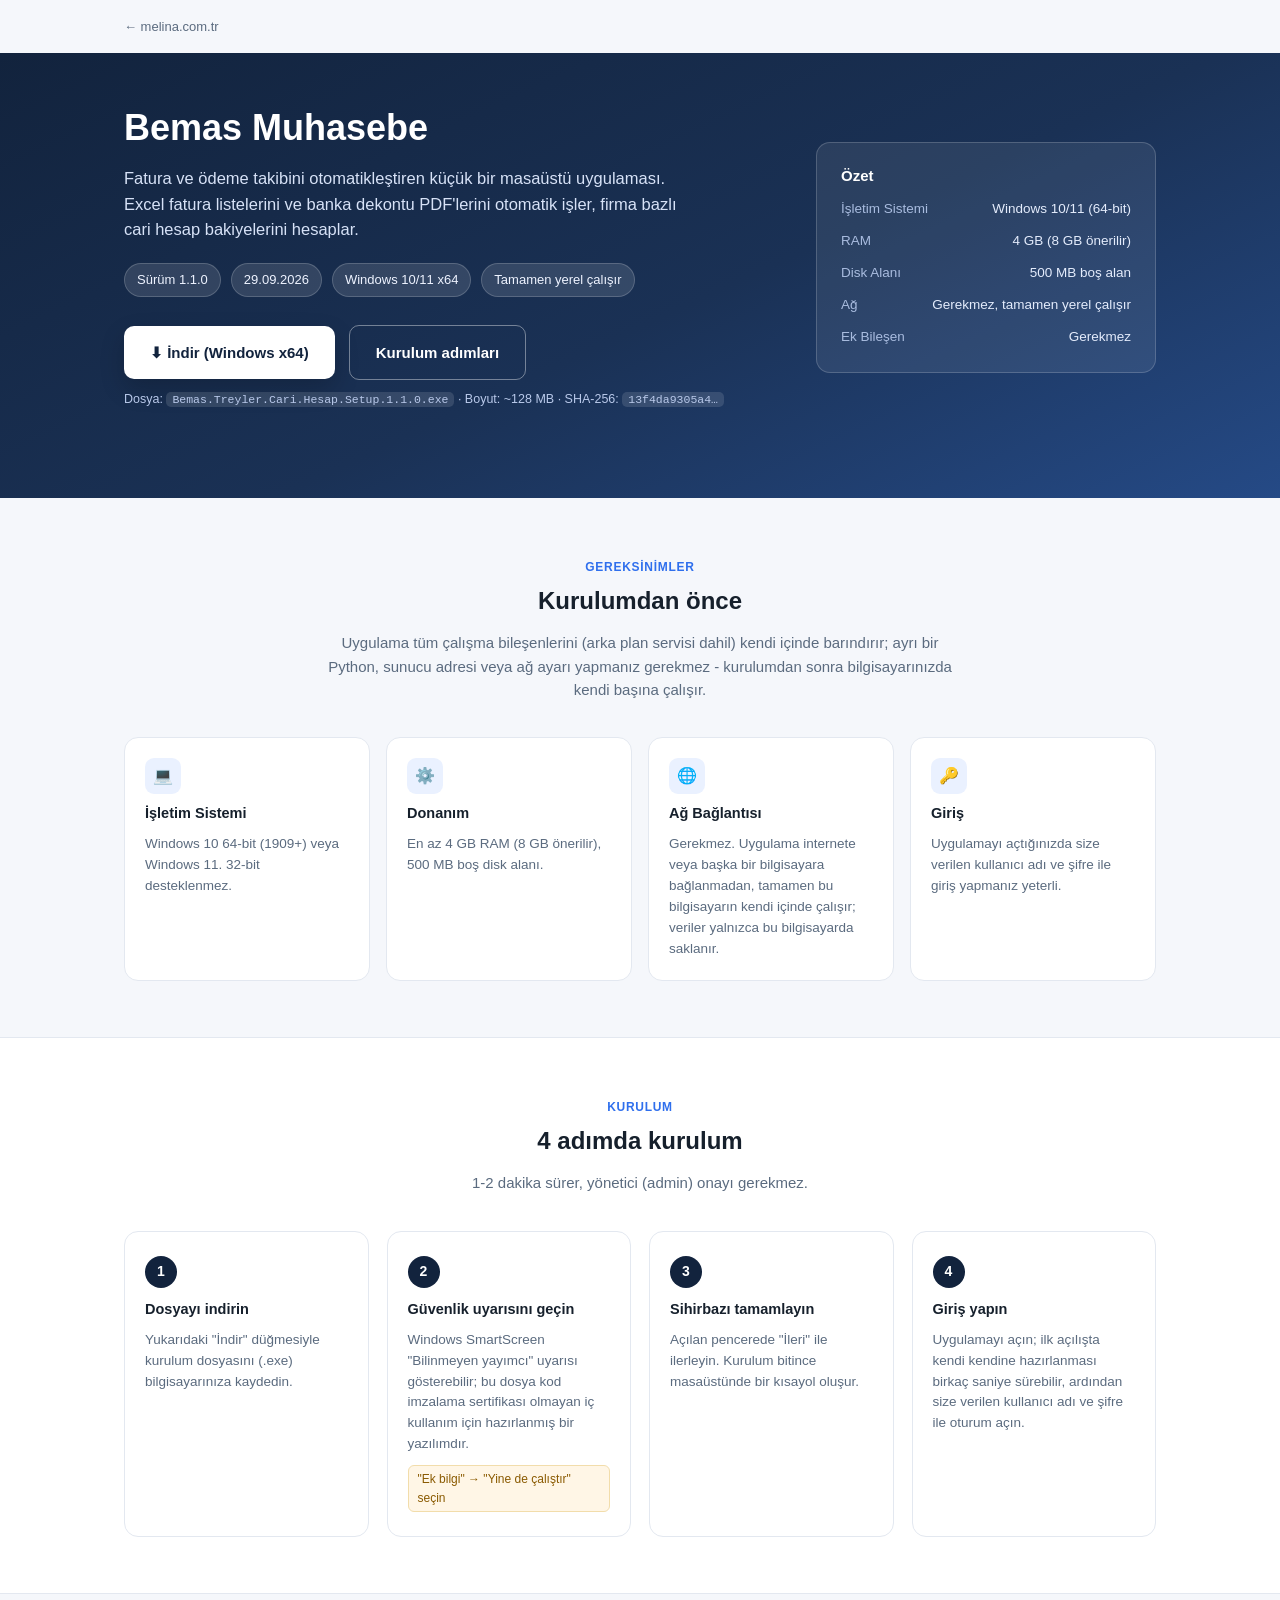
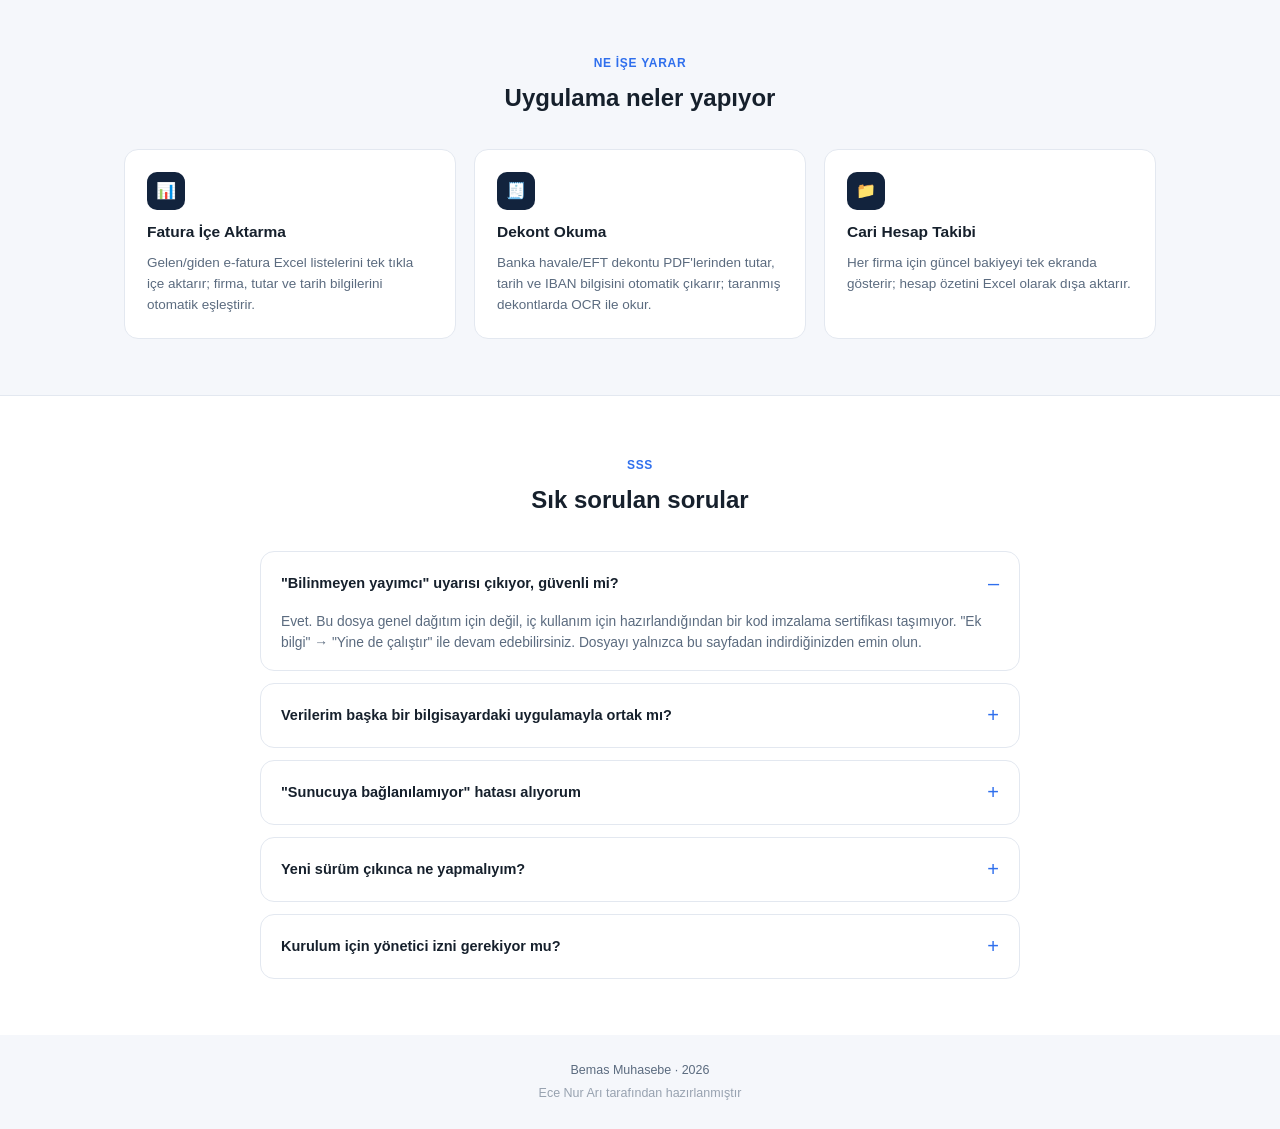
<file: bemas-muhasebe/index.html>
<!DOCTYPE html>
<html lang="tr">
<head>
<meta charset="UTF-8">
<meta name="viewport" content="width=device-width, initial-scale=1.0">
<title>Bemas Muhasebe — İndir</title>
<meta name="description" content="Bemas muhasebe/cari hesap uygulamasının Windows kurulum dosyasını indirin.">
<meta name="robots" content="noindex, nofollow">
<style>
  :root{
    --navy:#12233d;
    --navy-2:#1a3155;
    --accent:#2f6fed;
    --ink:#16202c;
    --muted:#5b6b7f;
    --line:#e3e8f0;
    --bg:#f5f7fb;
    --card:#ffffff;
    --radius:14px;
  }
  *{box-sizing:border-box;}
  html{scroll-behavior:smooth;}
  body{
    margin:0;
    font-family:-apple-system,"Segoe UI",Roboto,Arial,sans-serif;
    color:var(--ink);
    background:var(--bg);
    line-height:1.55;
  }
  a{color:var(--accent);}
  .wrap{max-width:1080px;margin:0 auto;padding:0 24px;}
  section{padding:56px 0;}
  h1,h2,h3{line-height:1.25;margin:0 0 12px;}
  .eyebrow{
    display:inline-flex;align-items:center;gap:6px;
    font-size:12px;font-weight:700;letter-spacing:.06em;text-transform:uppercase;
    color:var(--accent);margin-bottom:10px;
  }

  /* ---- Top bar ---- */
  .topbar{padding:14px 0;}
  .topbar a{color:var(--muted);text-decoration:none;font-size:13px;}
  .topbar a:hover{color:var(--accent);}

  /* ---- Hero ---- */
  .hero{
    background:linear-gradient(155deg,var(--navy) 0%,var(--navy-2) 55%,#254a86 100%);
    color:#fff;padding:52px 0 88px;
  }
  .hero-grid{display:flex;gap:48px;align-items:center;flex-wrap:wrap;}
  .hero-copy{flex:1 1 420px;}
  .hero h1{font-size:clamp(26px,4vw,36px);color:#fff;}
  .hero p.lead{color:#d7e2f7;font-size:16.5px;max-width:560px;}
  .badge-row{display:flex;gap:10px;flex-wrap:wrap;margin:20px 0 28px;}
  .badge{
    background:rgba(255,255,255,.12);border:1px solid rgba(255,255,255,.18);
    padding:6px 12px;border-radius:999px;font-size:13px;color:#eef3ff;
  }
  .cta-row{display:flex;gap:14px;flex-wrap:wrap;align-items:center;}
  .btn{
    display:inline-flex;align-items:center;gap:10px;
    padding:15px 26px;border-radius:10px;font-size:15px;font-weight:700;
    text-decoration:none;border:none;cursor:pointer;transition:transform .12s ease;
  }
  .btn:hover{transform:translateY(-1px);}
  .btn-primary{background:#fff;color:var(--navy);box-shadow:0 10px 24px rgba(0,0,0,.18);}
  .btn-primary:hover{background:#f2f6ff;}
  .btn-ghost{background:transparent;color:#fff;border:1px solid rgba(255,255,255,.4);}
  .btn-ghost:hover{background:rgba(255,255,255,.08);}
  .file-meta{font-size:12.5px;color:#b9c9ea;margin-top:10px;}
  .file-meta code{background:rgba(255,255,255,.12);padding:1px 6px;border-radius:5px;font-size:11.5px;}

  .hero-card{
    flex:1 1 300px;max-width:340px;background:rgba(255,255,255,.08);
    border:1px solid rgba(255,255,255,.18);border-radius:var(--radius);
    padding:24px;
  }
  .hero-card h3{color:#fff;font-size:15px;margin-bottom:14px;}
  .spec-list{list-style:none;margin:0;padding:0;display:grid;gap:11px;}
  .spec-list li{display:flex;justify-content:space-between;font-size:13.5px;color:#e4ecfc;gap:12px;}
  .spec-list span:first-child{color:#a9bcdf;}

  /* ---- Section headers ---- */
  .section-head{max-width:640px;margin:0 auto 36px;text-align:center;}
  .section-head p{color:var(--muted);font-size:15px;}
  .card{background:var(--card);border:1px solid var(--line);border-radius:var(--radius);}

  /* ---- Requirements ---- */
  .req-grid{display:grid;grid-template-columns:repeat(auto-fit,minmax(220px,1fr));gap:16px;}
  .req-item{padding:20px;}
  .req-item .icon{
    width:36px;height:36px;border-radius:9px;background:#eaf1ff;color:var(--accent);
    display:flex;align-items:center;justify-content:center;margin-bottom:10px;
  }
  .req-item h3{font-size:14.5px;}
  .req-item p{margin:0;color:var(--muted);font-size:13.5px;}

  /* ---- Steps ---- */
  .steps{counter-reset:step;display:grid;grid-template-columns:repeat(auto-fit,minmax(230px,1fr));gap:18px;}
  .step{padding:24px 20px;position:relative;}
  .step::before{
    counter-increment:step;content:counter(step);
    width:32px;height:32px;border-radius:50%;background:var(--navy);color:#fff;
    display:flex;align-items:center;justify-content:center;font-weight:700;font-size:14px;
    margin-bottom:12px;
  }
  .step h3{font-size:14.5px;}
  .step p{margin:0;color:var(--muted);font-size:13.5px;}
  .step .note{
    display:inline-block;margin-top:10px;font-size:12px;background:#fff6e6;color:#8a5a00;
    padding:4px 9px;border-radius:6px;border:1px solid #f2ddab;
  }

  /* ---- Features ---- */
  .feat-grid{display:grid;grid-template-columns:repeat(auto-fit,minmax(260px,1fr));gap:18px;}
  .feat{padding:22px;}
  .feat .icon{
    width:38px;height:38px;border-radius:10px;background:var(--navy);color:#fff;
    display:flex;align-items:center;justify-content:center;margin-bottom:12px;
  }
  .feat h3{font-size:15.5px;}
  .feat p{margin:0;color:var(--muted);font-size:13.5px;}

  /* ---- FAQ ---- */
  .faq{max-width:760px;margin:0 auto;display:grid;gap:12px;}
  details{padding:16px 20px;cursor:pointer;}
  details summary{font-weight:600;font-size:14.5px;list-style:none;display:flex;justify-content:space-between;align-items:center;gap:12px;}
  details summary::-webkit-details-marker{display:none;}
  details summary::after{content:"+";font-size:20px;color:var(--accent);font-weight:400;}
  details[open] summary::after{content:"–";}
  details p{margin:12px 0 0;color:var(--muted);font-size:13.8px;}

  footer{padding:26px 0;text-align:center;color:var(--muted);font-size:12.5px;}

  @media (max-width:640px){
    section{padding:40px 0;}
  }
</style>
</head>
<body>

  <div class="topbar">
    <div class="wrap">
      <a href="/">← melina.com.tr</a>
    </div>
  </div>

  <header class="hero">
    <div class="wrap hero-grid">
      <div class="hero-copy">
        <h1>Bemas Muhasebe</h1>
        <p class="lead">
          Fatura ve ödeme takibini otomatikleştiren küçük bir masaüstü uygulaması. Excel fatura
          listelerini ve banka dekontu PDF'lerini otomatik işler, firma bazlı cari hesap
          bakiyelerini hesaplar.
        </p>
        <div class="badge-row">
          <span class="badge" id="badge-version">Sürüm 1.0.0</span>
          <span class="badge" id="badge-date">12.09.2026</span>
          <span class="badge">Windows 10/11 x64</span>
          <span class="badge">Tamamen yerel çalışır</span>
        </div>
        <div class="cta-row">
          <a class="btn btn-primary" id="download-btn" href="downloads/bemas-setup-latest.exe">
            ⬇ İndir (Windows x64)
          </a>
          <a class="btn btn-ghost" href="#kurulum">Kurulum adımları</a>
        </div>
        <div class="file-meta">
          Dosya: <code id="file-name">bemas-setup-v1.0.0.exe</code> ·
          Boyut: <span id="file-size">~92 MB</span> ·
          SHA-256: <code id="file-hash">bkz. CHANGELOG.txt</code>
        </div>
      </div>

      <div class="hero-card">
        <h3>Özet</h3>
        <ul class="spec-list">
          <li><span>İşletim Sistemi</span><span>Windows 10/11 (64-bit)</span></li>
          <li><span>RAM</span><span>4 GB (8 GB önerilir)</span></li>
          <li><span>Disk Alanı</span><span>500 MB boş alan</span></li>
          <li><span>Ağ</span><span>Gerekmez, tamamen yerel çalışır</span></li>
          <li><span>Ek Bileşen</span><span>Gerekmez</span></li>
        </ul>
      </div>
    </div>
  </header>

  <section id="gereksinimler">
    <div class="wrap">
      <div class="section-head">
        <div class="eyebrow">Gereksinimler</div>
        <h2>Kurulumdan önce</h2>
        <p>Uygulama tüm çalışma bileşenlerini (arka plan servisi dahil) kendi içinde barındırır;
        ayrı bir Python, sunucu adresi veya ağ ayarı yapmanız gerekmez - kurulumdan sonra
        bilgisayarınızda kendi başına çalışır.</p>
      </div>
      <div class="req-grid">
        <div class="card req-item">
          <div class="icon">💻</div>
          <h3>İşletim Sistemi</h3>
          <p>Windows 10 64-bit (1909+) veya Windows 11. 32-bit desteklenmez.</p>
        </div>
        <div class="card req-item">
          <div class="icon">⚙️</div>
          <h3>Donanım</h3>
          <p>En az 4 GB RAM (8 GB önerilir), 500 MB boş disk alanı.</p>
        </div>
        <div class="card req-item">
          <div class="icon">🌐</div>
          <h3>Ağ Bağlantısı</h3>
          <p>Gerekmez. Uygulama internete veya başka bir bilgisayara bağlanmadan, tamamen bu
          bilgisayarın kendi içinde çalışır; veriler yalnızca bu bilgisayarda saklanır.</p>
        </div>
        <div class="card req-item">
          <div class="icon">🔑</div>
          <h3>Giriş</h3>
          <p>Uygulamayı açtığınızda size verilen kullanıcı adı ve şifre ile giriş yapmanız
          yeterli.</p>
        </div>
      </div>
    </div>
  </section>

  <section id="kurulum" style="background:var(--card);border-top:1px solid var(--line);border-bottom:1px solid var(--line);">
    <div class="wrap">
      <div class="section-head">
        <div class="eyebrow">Kurulum</div>
        <h2>4 adımda kurulum</h2>
        <p>1-2 dakika sürer, yönetici (admin) onayı gerekmez.</p>
      </div>
      <div class="steps">
        <div class="card step">
          <h3>Dosyayı indirin</h3>
          <p>Yukarıdaki "İndir" düğmesiyle kurulum dosyasını (.exe) bilgisayarınıza kaydedin.</p>
        </div>
        <div class="card step">
          <h3>Güvenlik uyarısını geçin</h3>
          <p>Windows SmartScreen "Bilinmeyen yayımcı" uyarısı gösterebilir; bu dosya kod imzalama
          sertifikası olmayan iç kullanım için hazırlanmış bir yazılımdır.</p>
          <span class="note">"Ek bilgi" → "Yine de çalıştır" seçin</span>
        </div>
        <div class="card step">
          <h3>Sihirbazı tamamlayın</h3>
          <p>Açılan pencerede "İleri" ile ilerleyin. Kurulum bitince masaüstünde bir kısayol
          oluşur.</p>
        </div>
        <div class="card step">
          <h3>Giriş yapın</h3>
          <p>Uygulamayı açın; ilk açılışta kendi kendine hazırlanması birkaç saniye sürebilir,
          ardından size verilen kullanıcı adı ve şifre ile oturum açın.</p>
        </div>
      </div>
    </div>
  </section>

  <section id="ozellikler">
    <div class="wrap">
      <div class="section-head">
        <div class="eyebrow">Ne İşe Yarar</div>
        <h2>Uygulama neler yapıyor</h2>
      </div>
      <div class="feat-grid">
        <div class="card feat">
          <div class="icon">📊</div>
          <h3>Fatura İçe Aktarma</h3>
          <p>Gelen/giden e-fatura Excel listelerini tek tıkla içe aktarır; firma, tutar ve tarih
          bilgilerini otomatik eşleştirir.</p>
        </div>
        <div class="card feat">
          <div class="icon">🧾</div>
          <h3>Dekont Okuma</h3>
          <p>Banka havale/EFT dekontu PDF'lerinden tutar, tarih ve IBAN bilgisini otomatik
          çıkarır; taranmış dekontlarda OCR ile okur.</p>
        </div>
        <div class="card feat">
          <div class="icon">📁</div>
          <h3>Cari Hesap Takibi</h3>
          <p>Her firma için güncel bakiyeyi tek ekranda gösterir; hesap özetini Excel olarak
          dışa aktarır.</p>
        </div>
      </div>
    </div>
  </section>

  <section id="sss" style="background:var(--card);border-top:1px solid var(--line);">
    <div class="wrap">
      <div class="section-head">
        <div class="eyebrow">SSS</div>
        <h2>Sık sorulan sorular</h2>
      </div>
      <div class="faq">
        <details class="card" open>
          <summary>"Bilinmeyen yayımcı" uyarısı çıkıyor, güvenli mi?</summary>
          <p>Evet. Bu dosya genel dağıtım için değil, iç kullanım için hazırlandığından bir kod
          imzalama sertifikası taşımıyor. "Ek bilgi" → "Yine de çalıştır" ile devam edebilirsiniz.
          Dosyayı yalnızca bu sayfadan indirdiğinizden emin olun.</p>
        </details>
        <details class="card">
          <summary>Verilerim başka bir bilgisayardaki uygulamayla ortak mı?</summary>
          <p>Hayır. Her bilgisayara kurulan uygulama kendi verilerini kendi içinde tutar; iki
          farklı bilgisayara kurulum yaptıysanız bunlar birbirinden bağımsız iki ayrı kayıt
          defteri gibi çalışır, aralarında otomatik senkronizasyon yoktur.</p>
        </details>
        <details class="card">
          <summary>"Sunucuya bağlanılamıyor" hatası alıyorum</summary>
          <p>Normal kullanımda bu ekranı görmemeniz gerekir, çünkü uygulama kendi arka plan
          servisini kendisi başlatır. Bu hata çıkarsa uygulamayı kapatıp yeniden açmayı deneyin;
          sorun devam ederse bana ulaşın.</p>
        </details>
        <details class="card">
          <summary>Yeni sürüm çıkınca ne yapmalıyım?</summary>
          <p>Bu sayfa güncellenince yeni kurulum dosyasını indirip mevcut kurulumu kaldırmadan
          üzerine kurabilirsiniz; verileriniz korunur.</p>
        </details>
        <details class="card">
          <summary>Kurulum için yönetici izni gerekiyor mu?</summary>
          <p>Hayır, kurulum kullanıcı hesabı altına yapılır.</p>
        </details>
      </div>
    </div>
  </section>

  <footer>
    <div class="wrap">
      Bemas Muhasebe · <span id="year">2026</span>
      <div style="opacity:.6;margin-top:4px;">Ece Nur Arı tarafından hazırlanmıştır</div>
    </div>
  </footer>

<script>
  // Yeni sürümde sadece bu nesneyi güncellemek yeterli.
  const RELEASE = {
    version: "1.1.0",
    dateLabel: "29.09.2026",
    fileName: "Bemas.Treyler.Cari.Hesap.Setup.1.1.0.exe",
    fileSize: "~128 MB",
    sha256: "13f4da9305a425836cf5e5b549add9a53c919a97eee6f2c48588655cf736aded",
    downloadPath: "https://github.com/ece00nur/bemas-muhasebe-sistemi/releases/download/v1.1.0/Bemas.Treyler.Cari.Hesap.Setup.1.1.0.exe"
  };

  document.getElementById("badge-version").textContent = `Sürüm ${RELEASE.version}`;
  document.getElementById("badge-date").textContent = RELEASE.dateLabel;
  document.getElementById("download-btn").href = RELEASE.downloadPath;
  document.getElementById("file-name").textContent = RELEASE.fileName;
  document.getElementById("file-size").textContent = RELEASE.fileSize;
  const hashEl = document.getElementById("file-hash");
  hashEl.textContent = RELEASE.sha256.slice(0, 12) + "…";
  hashEl.title = RELEASE.sha256;
  document.getElementById("year").textContent = new Date().getFullYear();
</script>
</body>
</html>
</file>
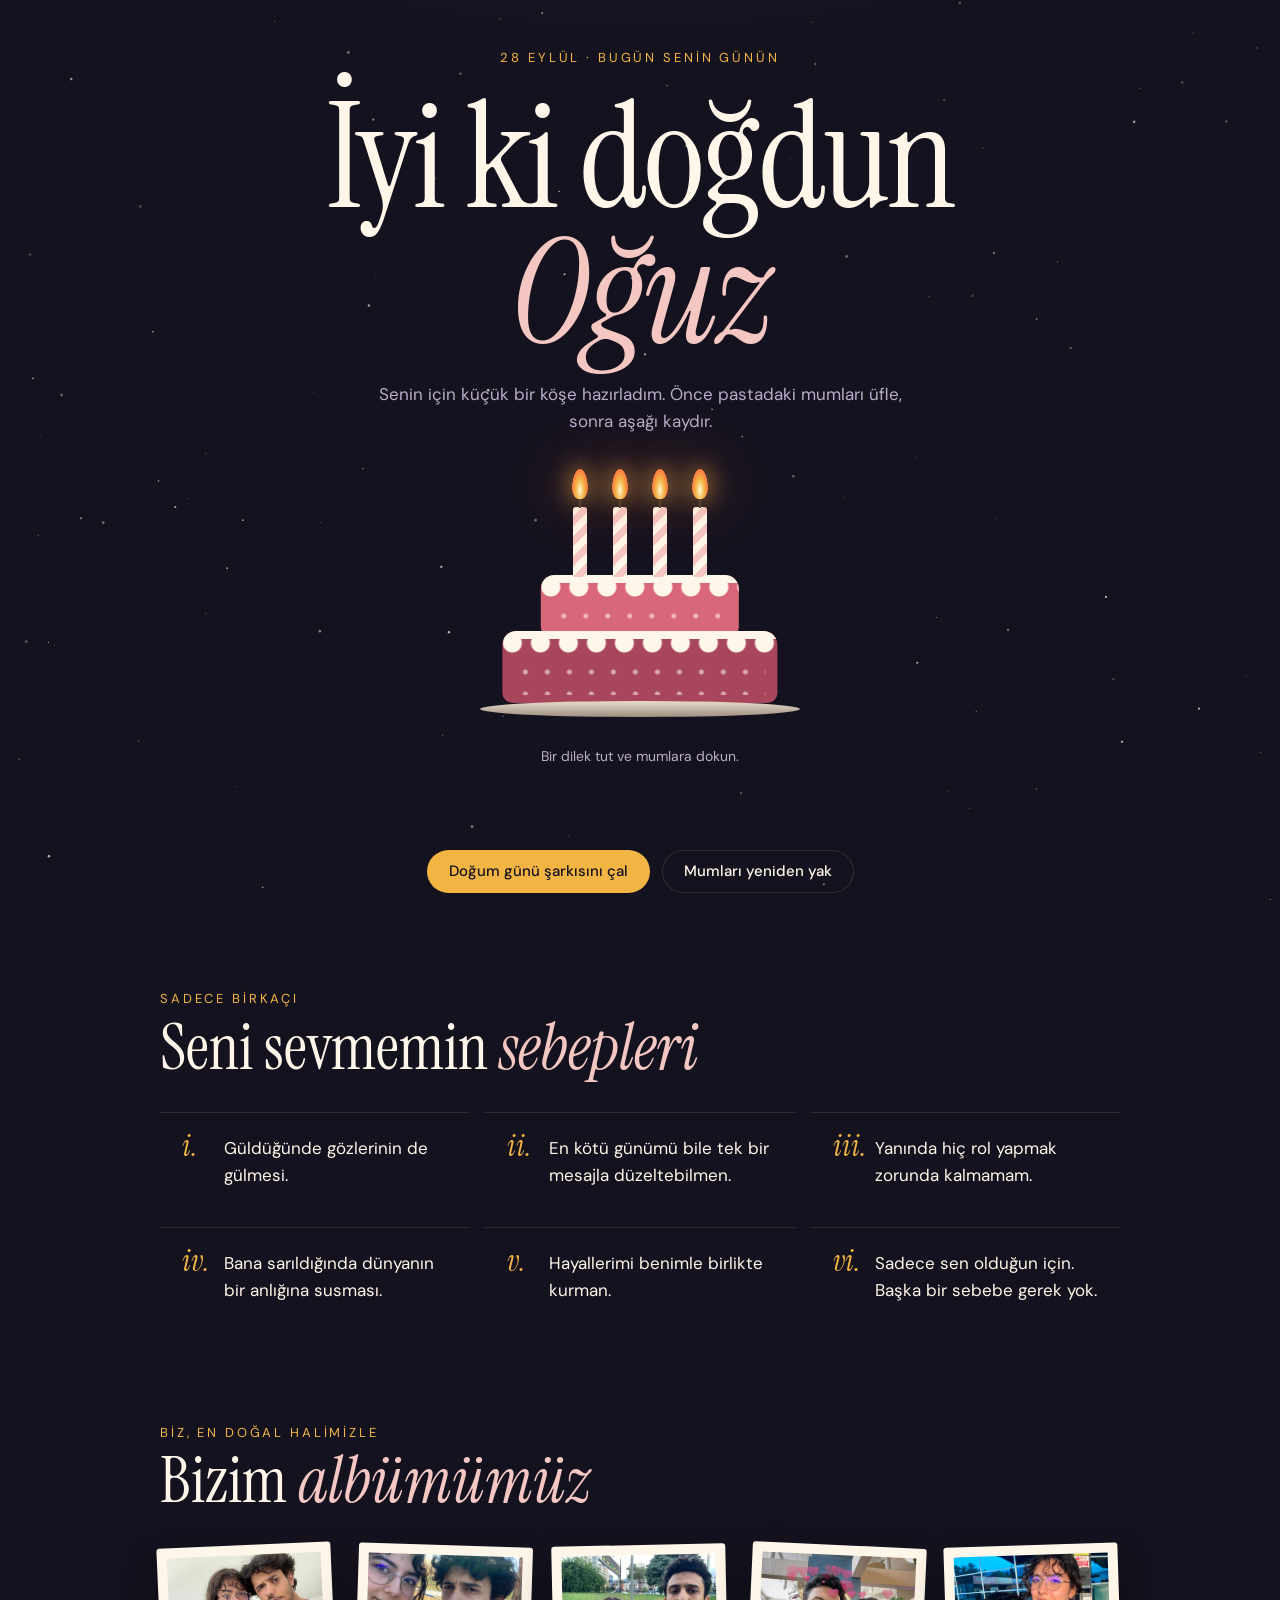
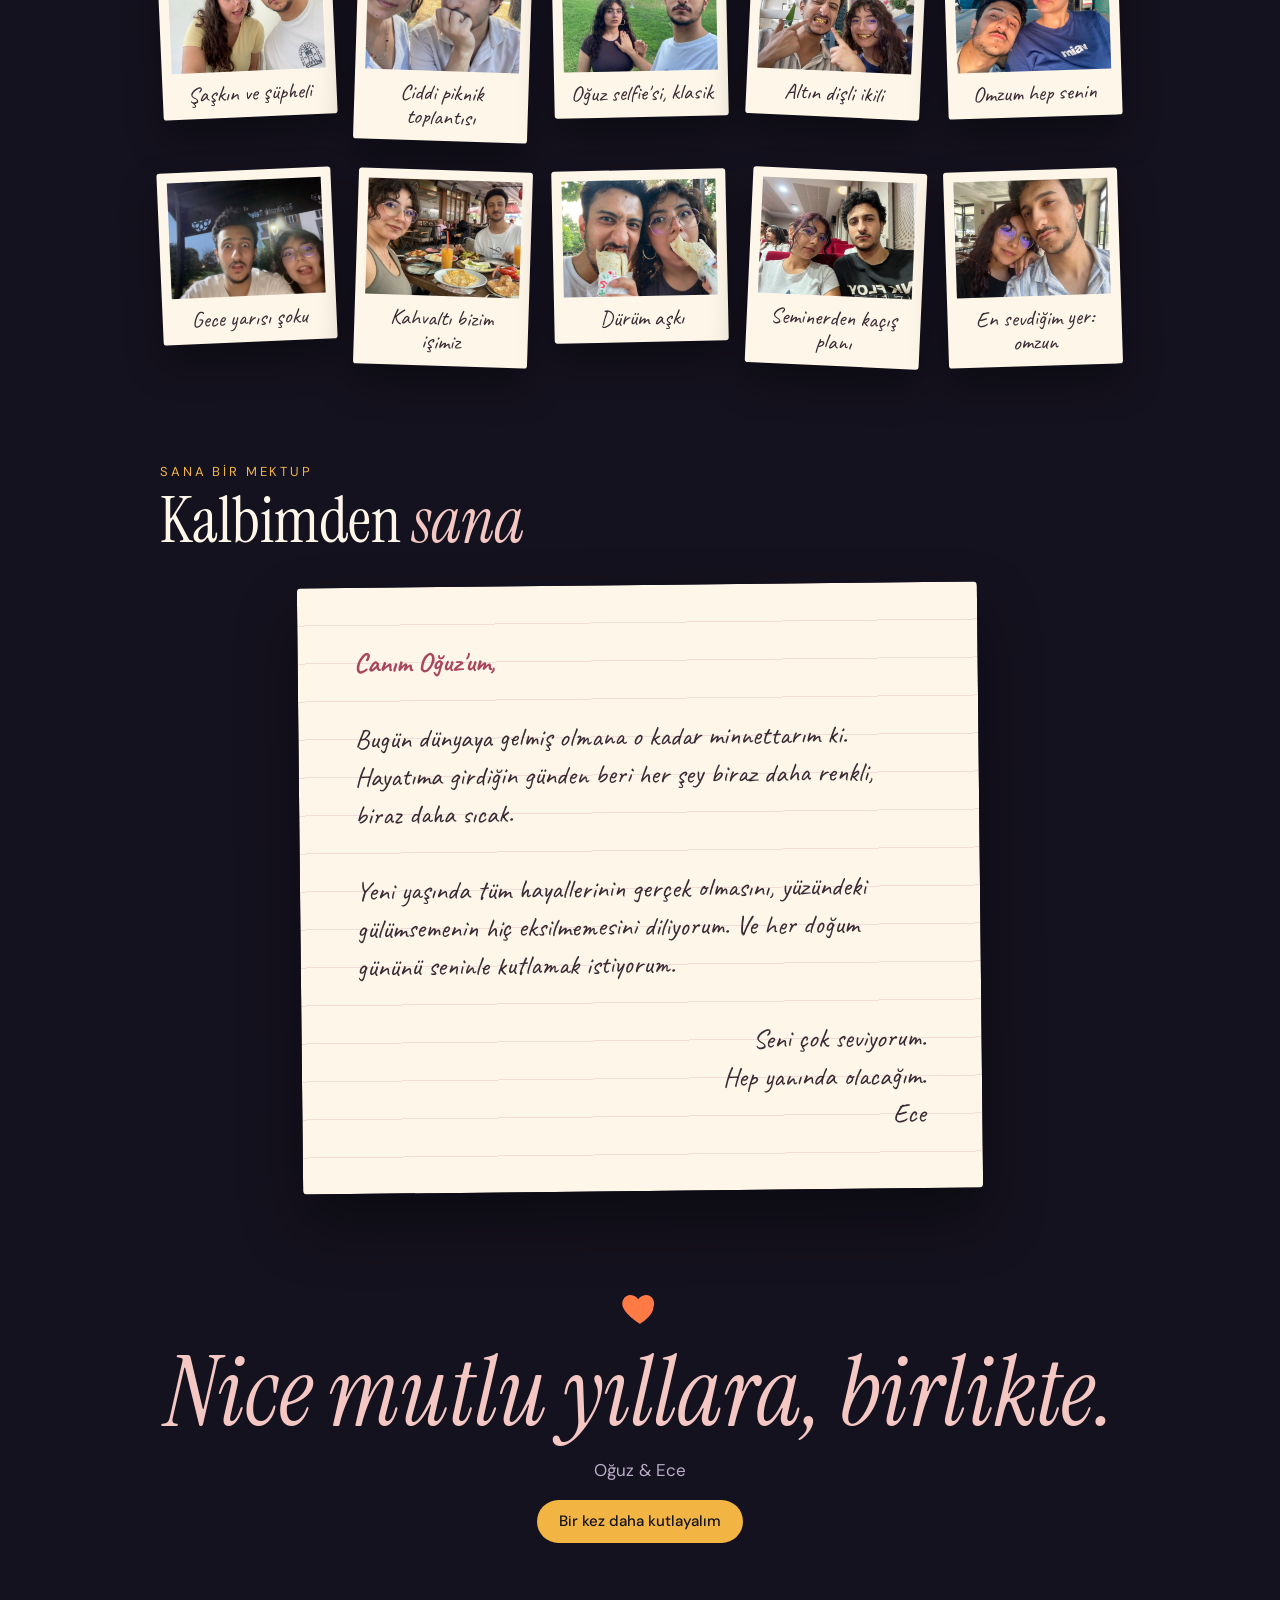
<file: dg/index.html>
<!doctype html>
<html lang="tr">
<head>
<meta name="viewport" content="width=device-width, initial-scale=1, viewport-fit=cover">
<meta charset="utf-8">
<meta name="robots" content="noindex, nofollow">
<title>İyi ki Doğdun Sevgilim</title>
<link rel="preconnect" href="https://fonts.googleapis.com">
<link rel="preconnect" href="https://fonts.gstatic.com" crossorigin>
<link rel="stylesheet" href="https://fonts.googleapis.com/css2?family=Instrument+Serif:ital@0;1&family=DM+Sans:wght@400;500;700&family=Caveat:wght@500;700&display=swap">
<style>
  :root {
    color-scheme: dark;
    --ink: #15121f;
    --ink-2: #1f1a2e;
    --gold: #f2b544;
    --flame: #ff7a45;
    --blush: #f4c7c3;
    --paper: #fff6ea;
    --muted: #b9adc9;
    --line: rgba(255, 246, 234, .12);
    --serif: "Instrument Serif", "Georgia", "Times New Roman", serif;
    --sans: "DM Sans", system-ui, -apple-system, "Segoe UI", sans-serif;
    --hand: "Caveat", "Segoe Print", "Bradley Hand", cursive;
  }
  * { box-sizing: border-box; }
  [hidden] { display: none !important; }
  html { background: var(--ink); }
  body {
    margin: 0;
    background:
      radial-gradient(1200px 600px at 50% -10%, #3a2640 0%, transparent 60%),
      var(--ink);
    color: var(--paper);
    font-family: var(--sans);
    font-size: 17px;
    line-height: 1.6;
    padding-inline: 20px;
    overflow-x: hidden;
  }
  #stars, #confetti { position: fixed; inset: 0; width: 100%; height: 100%; pointer-events: none; }
  #stars { z-index: 0; }
  #confetti { z-index: 50; }
  main { position: relative; z-index: 1; max-width: 960px; margin: 0 auto; padding-block: 48px 80px; display: grid; gap: 96px; }

  /* ---------- Hero ---------- */
  .hero { display: grid; justify-items: center; text-align: center; gap: 20px; }
  .eyebrow { font-size: 13px; letter-spacing: .22em; text-transform: uppercase; color: var(--gold); margin: 0; }
  h1 {
    font-family: var(--serif); font-weight: 400; margin: 0;
    font-size: clamp(56px, 13vw, 148px); line-height: .92; letter-spacing: -.02em;
    text-wrap: balance;
  }
  h1 em { font-style: italic; color: var(--blush); display: block; }
  .sub { color: var(--muted); max-width: 46ch; margin: 0; }

  /* ---------- Cake ---------- */
  .cake-wrap { display: grid; justify-items: center; gap: 18px; margin-top: 12px; }
  .cake { position: relative; width: min(320px, 100%); height: 260px; }
  .candles { position: absolute; left: 50%; transform: translateX(-50%); top: 0; display: flex; gap: 26px; z-index: 3; }
  .candle {
    position: relative; width: 14px; height: 70px; margin-top: 40px; border: 0; padding: 0; cursor: pointer;
    background: repeating-linear-gradient(135deg, var(--paper) 0 7px, var(--blush) 7px 14px);
    border-radius: 3px 3px 1px 1px;
  }
  .candle:focus-visible { outline: 2px solid var(--gold); outline-offset: 6px; }
  .candle::before { content: ""; position: absolute; left: 50%; top: -8px; width: 2px; height: 9px; background: #3b2e28; transform: translateX(-50%); }
  .flame {
    position: absolute; left: 50%; top: -38px; width: 16px; height: 30px; margin-left: -8px;
    background: radial-gradient(ellipse at 50% 70%, #fff8d6 0%, var(--gold) 38%, var(--flame) 70%, transparent 72%);
    border-radius: 50% 50% 45% 45% / 62% 62% 38% 38%;
    filter: drop-shadow(0 0 12px rgba(242,181,68,.9)) drop-shadow(0 0 28px rgba(255,122,69,.5));
    transform-origin: 50% 90%;
    animation: flicker 1.6s ease-in-out infinite alternate;
    transition: opacity .35s, transform .35s;
  }
  .candle:nth-child(2) .flame { animation-delay: -.4s; }
  .candle:nth-child(3) .flame { animation-delay: -.9s; }
  .candle:nth-child(4) .flame { animation-delay: -1.2s; }
  .candle.out .flame { opacity: 0; transform: scale(.2) translateY(6px); animation: none; }
  .smoke { position: absolute; left: 50%; top: -30px; width: 6px; height: 6px; margin-left: -3px; border-radius: 50%; background: rgba(255,255,255,.35); opacity: 0; pointer-events: none; }
  .candle.out .smoke { animation: smoke 1.4s ease-out forwards; }
  @keyframes flicker {
    0% { transform: rotate(-3deg) scaleY(1); }
    50% { transform: rotate(2deg) scaleY(1.08); }
    100% { transform: rotate(-1deg) scaleY(.94); }
  }
  @keyframes smoke { 0% { opacity: .7; transform: translateY(0) scale(1); } 100% { opacity: 0; transform: translateY(-50px) scale(4); } }

  .tier { position: absolute; left: 50%; transform: translateX(-50%); border-radius: 14px 14px 10px 10px; overflow: hidden; }
  .tier::after { /* drip icing */
    content: ""; position: absolute; left: 0; right: 0; top: 0; height: 22px;
    background:
      radial-gradient(circle at 10px 12px, var(--paper) 9px, transparent 10px) 0 0 / 28px 24px repeat-x,
      linear-gradient(var(--paper), var(--paper)) 0 0 / 100% 8px no-repeat;
  }
  .t1 { top: 108px; width: 62%; height: 62px; background: #d9677a; }
  .t2 { top: 164px; width: 86%; height: 72px; background: #a8465e; }
  .plate { position: absolute; left: 50%; bottom: 10px; transform: translateX(-50%); width: 100%; height: 16px; border-radius: 50%; background: linear-gradient(#e9dccb, #9e8f80); }
  .dots { position: absolute; inset: 30px 12px 8px; background: radial-gradient(circle, rgba(255,246,234,.55) 2px, transparent 3px) 0 0 / 22px 22px; }

  .hint { font-size: 14px; color: var(--muted); margin: 0; min-height: 1.6em; }
  .wish {
    font-family: var(--hand); font-size: clamp(30px, 6vw, 42px); color: var(--gold); margin: 0; line-height: 1.1;
    opacity: 0; transform: translateY(8px); transition: opacity .6s, transform .6s;
  }
  .wish.show { opacity: 1; transform: none; }
  .actions { display: flex; flex-wrap: wrap; gap: 12px; justify-content: center; }
  .btn {
    font: 500 15px/1 var(--sans); color: var(--ink); background: var(--gold); border: 0; border-radius: 999px;
    padding: 14px 22px; cursor: pointer; transition: transform .15s, background .15s;
  }
  .btn:hover { transform: translateY(-2px); background: #f7c563; }
  .btn.ghost { background: transparent; color: var(--paper); box-shadow: inset 0 0 0 1px var(--line); }
  .btn.ghost:hover { background: rgba(255,246,234,.06); }
  .btn:focus-visible { outline: 2px solid var(--blush); outline-offset: 3px; }

  /* ---------- Sections ---------- */
  section > header { display: grid; gap: 6px; margin-bottom: 32px; }
  h2 { font-family: var(--serif); font-weight: 400; font-size: clamp(38px, 7vw, 64px); line-height: 1; margin: 0; text-wrap: balance; }
  h2 em { color: var(--blush); }

  .reasons { display: grid; grid-template-columns: repeat(auto-fit, minmax(240px, 1fr)); gap: 16px; list-style: none; padding: 0; margin: 0; }
  .reasons li {
    position: relative; padding: 22px 22px 22px 64px; border-top: 1px solid var(--line);
    transition: background .25s;
  }
  .reasons li:hover { background: rgba(255,246,234,.03); }
  .reasons .n { position: absolute; left: 22px; top: 18px; font-family: var(--serif); font-style: italic; font-size: 30px; color: var(--gold); line-height: 1; }
  .reasons p { margin: 0; color: var(--paper); }

  /* ---------- Gallery ---------- */
  .gallery { display: grid; grid-template-columns: repeat(5, 1fr); gap: 28px 22px; list-style: none; padding: 0; margin: 0; }
  .polaroid {
    background: var(--paper); padding: 10px 10px 0; border-radius: 3px; border: 0; cursor: zoom-in; width: 100%;
    box-shadow: 0 18px 36px rgba(0,0,0,.4); transform: rotate(var(--r, 0deg));
    transition: transform .3s cubic-bezier(.2,.8,.2,1), box-shadow .3s; display: block; text-align: center;
  }
  .polaroid:hover, .polaroid:focus-visible { transform: rotate(0deg) scale(1.05); box-shadow: 0 26px 50px rgba(0,0,0,.5); z-index: 2; position: relative; }
  .polaroid:focus-visible { outline: 2px solid var(--gold); outline-offset: 4px; }
  .polaroid img { display: block; width: 100%; aspect-ratio: 4 / 3; object-fit: cover; background: #ddd; }
  .polaroid span { display: block; font-family: var(--hand); font-size: 22px; line-height: 1.1; color: #3a2a34; padding: 10px 4px 12px; }
  .gallery li:nth-child(5n+1) { --r: -2.5deg; }
  .gallery li:nth-child(5n+2) { --r: 1.8deg; }
  .gallery li:nth-child(5n+3) { --r: -1.2deg; }
  .gallery li:nth-child(5n+4) { --r: 2.6deg; }
  .gallery li:nth-child(5n+5) { --r: -1.8deg; }
  @media (max-width: 760px) { .gallery { grid-template-columns: repeat(2, 1fr); gap: 22px 14px; } .polaroid span { font-size: 19px; } }

  .lightbox {
    position: fixed; inset: 0; z-index: 60; background: rgba(12,10,18,.92); display: grid; place-items: center;
    padding: 24px 16px; padding-top: calc(24px + env(safe-area-inset-top, 0px));
  }
  .lightbox figure { margin: 0; display: grid; gap: 12px; justify-items: center; max-width: 100%; }
  .lightbox img { max-width: min(1000px, 100%); max-height: 78vh; border-radius: 4px; box-shadow: 0 30px 80px rgba(0,0,0,.6); }
  .lightbox figcaption { font-family: var(--hand); font-size: 30px; color: var(--gold); text-align: center; }
  .lb-btn {
    position: absolute; width: 48px; height: 48px; border-radius: 50%; border: 0; cursor: pointer;
    background: rgba(255,246,234,.1); color: var(--paper); font-size: 24px; line-height: 1;
  }
  .lb-btn:hover { background: rgba(255,246,234,.2); }
  .lb-btn:focus-visible { outline: 2px solid var(--gold); }
  .lb-prev { left: 12px; top: 50%; transform: translateY(-50%); }
  .lb-next { right: 12px; top: 50%; transform: translateY(-50%); }
  .lb-close { right: 12px; top: calc(12px + env(safe-area-inset-top, 0px)); }

  .letter {
    background: var(--paper); color: #3a2a34; border-radius: 4px; padding: clamp(28px, 6vw, 56px);
    max-width: 680px; margin: 0 auto; transform: rotate(-.6deg);
    box-shadow: 0 30px 60px rgba(0,0,0,.45), 0 0 0 1px rgba(0,0,0,.04);
    background-image: repeating-linear-gradient(transparent 0 37px, rgba(168,70,94,.14) 37px 38px);
    font-family: var(--hand); font-size: clamp(22px, 4.4vw, 27px); line-height: 38px;
  }
  .letter p { margin: 0 0 38px; }
  .letter p:last-child { margin: 0; text-align: right; }
  .letter .to { color: #a8465e; font-weight: 700; }

  .final { text-align: center; display: grid; gap: 16px; justify-items: center; }
  .final .big { font-family: var(--serif); font-style: italic; font-size: clamp(44px, 10vw, 96px); line-height: 1; margin: 0; color: var(--blush); }
  .heart { width: 42px; height: 42px; color: var(--flame); animation: beat 1.3s ease-in-out infinite; }
  @keyframes beat { 0%,100% { transform: scale(1); } 15% { transform: scale(1.18); } 30% { transform: scale(1); } 45% { transform: scale(1.1); } }

  @media (prefers-reduced-motion: reduce) {
    .flame, .heart { animation: none; }
    .wish { transition: none; }
  }
</style>
</head>
<body>

<canvas id="stars" aria-hidden="true"></canvas>
<canvas id="confetti" aria-hidden="true"></canvas>

<main>
  <section class="hero">
    <p class="eyebrow">28 Eylül · Bugün senin günün</p>
    <h1>İyi ki doğdun <em id="isim">Oğuz</em></h1>
    <p class="sub">Senin için küçük bir köşe hazırladım. Önce pastadaki mumları üfle, sonra aşağı kaydır.</p>

    <div class="cake-wrap">
      <div class="cake">
        <div class="candles" id="candles">
          <button class="candle" aria-label="1. mumu üfle"><span class="flame"></span><span class="smoke"></span></button>
          <button class="candle" aria-label="2. mumu üfle"><span class="flame"></span><span class="smoke"></span></button>
          <button class="candle" aria-label="3. mumu üfle"><span class="flame"></span><span class="smoke"></span></button>
          <button class="candle" aria-label="4. mumu üfle"><span class="flame"></span><span class="smoke"></span></button>
        </div>
        <div class="tier t1"><div class="dots"></div></div>
        <div class="tier t2"><div class="dots"></div></div>
        <div class="plate"></div>
      </div>
      <p class="hint" id="hint">Bir dilek tut ve mumlara dokun.</p>
      <p class="wish" id="wish">Dileğin gerçek olsun!</p>
      <div class="actions">
        <button class="btn" id="song">Doğum günü şarkısını çal</button>
        <button class="btn ghost" id="relight">Mumları yeniden yak</button>
      </div>
    </div>
  </section>

  <section>
    <header>
      <p class="eyebrow">Sadece birkaçı</p>
      <h2>Seni sevmemin <em>sebepleri</em></h2>
    </header>
    <ol class="reasons">
      <li><span class="n">i.</span><p>Güldüğünde gözlerinin de gülmesi.</p></li>
      <li><span class="n">ii.</span><p>En kötü günümü bile tek bir mesajla düzeltebilmen.</p></li>
      <li><span class="n">iii.</span><p>Yanında hiç rol yapmak zorunda kalmamam.</p></li>
      <li><span class="n">iv.</span><p>Bana sarıldığında dünyanın bir anlığına susması.</p></li>
      <li><span class="n">v.</span><p>Hayallerimi benimle birlikte kurman.</p></li>
      <li><span class="n">vi.</span><p>Sadece sen olduğun için. Başka bir sebebe gerek yok.</p></li>
    </ol>
  </section>

  <section>
    <header>
      <p class="eyebrow">Biz, en doğal halimizle</p>
      <h2>Bizim <em>albümümüz</em></h2>
    </header>
    <ul class="gallery" id="gallery">
      <li><button class="polaroid" data-i="0"><img src="foto/1.webp" alt="Ece şaşkın, Oğuz şüpheli bakıyor" loading="lazy"><span>Şaşkın ve şüpheli</span></button></li>
      <li><button class="polaroid" data-i="1"><img src="foto/2.webp" alt="Ece ve Oğuz çimenlerde otururken" loading="lazy"><span>Ciddi piknik toplantısı</span></button></li>
      <li><button class="polaroid" data-i="2"><img src="foto/3.webp" alt="Oğuz öndeyken parkta çekilmiş selfie" loading="lazy"><span>Oğuz selfie'si, klasik</span></button></li>
      <li><button class="polaroid" data-i="3"><img src="foto/4.webp" alt="Altın diş filtresiyle gülen Ece ve Oğuz" loading="lazy"><span>Altın dişli ikili</span></button></li>
      <li><button class="polaroid" data-i="4"><img src="foto/5.webp" alt="Oğuz başını Ece'nin omzuna yaslamış" loading="lazy"><span>Omzum hep senin</span></button></li>
      <li><button class="polaroid" data-i="5"><img src="foto/6.webp" alt="Gece çekilmiş komik yüzlü selfie" loading="lazy"><span>Gece yarısı şoku</span></button></li>
      <li><button class="polaroid" data-i="6"><img src="foto/7.webp" alt="Ece ve Oğuz kahvaltı masasında" loading="lazy"><span>Kahvaltı bizim işimiz</span></button></li>
      <li><button class="polaroid" data-i="7"><img src="foto/8.webp" alt="Ece ve Oğuz dürüm yerken" loading="lazy"><span>Dürüm aşkı</span></button></li>
      <li><button class="polaroid" data-i="8"><img src="foto/9.webp" alt="Ece ve Oğuz konferans salonunda kırmızı koltuklarda" loading="lazy"><span>Seminerden kaçış planı</span></button></li>
      <li><button class="polaroid" data-i="9"><img src="foto/10.webp" alt="Ece başını Oğuz'un omzuna yaslamış" loading="lazy"><span>En sevdiğim yer: omzun</span></button></li>
    </ul>
  </section>

  <div class="lightbox" id="lightbox" role="dialog" aria-modal="true" aria-label="Fotoğraf" hidden>
    <figure><img id="lb-img" alt=""><figcaption id="lb-cap"></figcaption></figure>
    <button class="lb-btn lb-prev" id="lb-prev" aria-label="Önceki fotoğraf">‹</button>
    <button class="lb-btn lb-next" id="lb-next" aria-label="Sonraki fotoğraf">›</button>
    <button class="lb-btn lb-close" id="lb-close" aria-label="Kapat">×</button>
  </div>

  <section>
    <header>
      <p class="eyebrow">Sana bir mektup</p>
      <h2>Kalbimden <em>sana</em></h2>
    </header>
    <div class="letter">
      <p><span class="to">Canım Oğuz'um,</span></p>
      <p>Bugün dünyaya gelmiş olmana o kadar minnettarım ki. Hayatıma girdiğin günden beri her şey biraz daha renkli, biraz daha sıcak.</p>
      <p>Yeni yaşında tüm hayallerinin gerçek olmasını, yüzündeki gülümsemenin hiç eksilmemesini diliyorum. Ve her doğum gününü seninle kutlamak istiyorum.</p>
      <p>Seni çok seviyorum.<br>Hep yanında olacağım.<br>Ece</p>
    </div>
  </section>

  <section class="final">
    <svg class="heart" viewBox="0 0 24 24" aria-hidden="true"><path fill="currentColor" d="M12 21s-7.5-4.6-9.6-9.2C.9 8.4 2.9 4.5 6.6 4.5c2.2 0 3.6 1.3 4.4 2.5.8-1.2 2.2-2.5 4.4-2.5 3.7 0 5.7 3.9 4.2 7.3C19.5 16.4 12 21 12 21z"/></svg>
    <p class="big">Nice mutlu yıllara, birlikte.</p>
    <p class="sub">Oğuz &amp; Ece</p>
    <button class="btn" id="party">Bir kez daha kutlayalım</button>
  </section>
</main>

<script>
  // Buraya sevgilinin adını yaz:
  const ISIM = "Oğuz";
  document.getElementById("isim").textContent = ISIM;

  const reduce = window.matchMedia("(prefers-reduced-motion: reduce)").matches;

  /* ---------- Stars ---------- */
  const sc = document.getElementById("stars"), sx = sc.getContext("2d");
  let stars = [];
  function sizeStars() {
    sc.width = innerWidth * devicePixelRatio; sc.height = innerHeight * devicePixelRatio;
    stars = Array.from({ length: Math.round(innerWidth * innerHeight / 9000) }, () => ({
      x: Math.random() * sc.width, y: Math.random() * sc.height,
      r: (Math.random() * 1.2 + .3) * devicePixelRatio, p: Math.random() * Math.PI * 2
    }));
  }
  function drawStars(t) {
    sx.clearRect(0, 0, sc.width, sc.height);
    for (const s of stars) {
      const a = reduce ? .6 : .35 + .35 * Math.sin(t / 900 + s.p);
      sx.fillStyle = `rgba(255,246,234,${a})`;
      sx.beginPath(); sx.arc(s.x, s.y, s.r, 0, Math.PI * 2); sx.fill();
    }
    if (!reduce) requestAnimationFrame(drawStars);
  }
  sizeStars(); requestAnimationFrame(drawStars);
  addEventListener("resize", () => { sizeStars(); if (reduce) drawStars(0); });

  /* ---------- Confetti ---------- */
  const cc = document.getElementById("confetti"), cx = cc.getContext("2d");
  const colors = ["#f2b544", "#ff7a45", "#f4c7c3", "#fff6ea", "#d9677a"];
  let bits = [], running = false;
  function burst(n = 180) {
    cc.width = innerWidth * devicePixelRatio; cc.height = innerHeight * devicePixelRatio;
    const d = devicePixelRatio;
    for (let i = 0; i < n; i++) {
      const fromLeft = i % 2 === 0;
      bits.push({
        x: (fromLeft ? .1 : .9) * cc.width, y: cc.height * .75,
        vx: (fromLeft ? 1 : -1) * (Math.random() * 9 + 3) * d, vy: -(Math.random() * 16 + 10) * d,
        w: (Math.random() * 6 + 5) * d, h: (Math.random() * 10 + 6) * d,
        rot: Math.random() * 6, vr: (Math.random() - .5) * .3,
        c: colors[i % colors.length], life: 0
      });
    }
    if (!running) { running = true; requestAnimationFrame(tick); }
  }
  function tick() {
    const d = devicePixelRatio;
    cx.clearRect(0, 0, cc.width, cc.height);
    bits = bits.filter(b => b.y < cc.height + 40 && b.life < 400);
    for (const b of bits) {
      b.vy += .35 * d; b.vx *= .99; b.x += b.vx; b.y += b.vy; b.rot += b.vr; b.life++;
      cx.save(); cx.translate(b.x, b.y); cx.rotate(b.rot);
      cx.fillStyle = b.c; cx.fillRect(-b.w / 2, -b.h / 2, b.w, b.h * Math.abs(Math.cos(b.rot * 2)));
      cx.restore();
    }
    if (bits.length) requestAnimationFrame(tick); else running = false;
  }

  /* ---------- Candles ---------- */
  const candles = [...document.querySelectorAll(".candle")];
  const hint = document.getElementById("hint"), wish = document.getElementById("wish");
  candles.forEach(c => c.addEventListener("click", () => {
    if (c.classList.contains("out")) return;
    c.classList.add("out");
    const left = candles.filter(x => !x.classList.contains("out")).length;
    if (left) {
      hint.textContent = `${left} mum kaldı...`;
    } else {
      hint.textContent = "";
      wish.classList.add("show");
      if (!reduce) burst(220);
      playSong();
    }
  }));
  document.getElementById("relight").addEventListener("click", () => {
    candles.forEach(c => c.classList.remove("out"));
    wish.classList.remove("show");
    hint.textContent = "Bir dilek tut ve mumlara dokun.";
  });
  document.getElementById("party").addEventListener("click", () => { if (!reduce) burst(260); playSong(); });

  /* ---------- Happy birthday melody ---------- */
  let ac, playing = false;
  function playSong() {
    if (playing) return;
    try { ac = ac || new (window.AudioContext || window.webkitAudioContext)(); } catch (e) { return; }
    ac.resume && ac.resume();
    playing = true;
    const N = { G4: 392, A4: 440, B4: 493.9, C5: 523.3, D5: 587.3, E5: 659.3, F5: 698.5, G5: 784 };
    const song = [
      ["G4",.75],["G4",.25],["A4",1],["G4",1],["C5",1],["B4",2],
      ["G4",.75],["G4",.25],["A4",1],["G4",1],["D5",1],["C5",2],
      ["G4",.75],["G4",.25],["G5",1],["E5",1],["C5",1],["B4",1],["A4",2],
      ["F5",.75],["F5",.25],["E5",1],["C5",1],["D5",1],["C5",3]
    ];
    const beat = .42;
    let t = ac.currentTime + .1;
    for (const [n, len] of song) {
      const o = ac.createOscillator(), g = ac.createGain();
      o.type = "triangle"; o.frequency.value = N[n];
      g.gain.setValueAtTime(0, t);
      g.gain.linearRampToValueAtTime(.22, t + .02);
      g.gain.exponentialRampToValueAtTime(.001, t + len * beat * .95);
      o.connect(g).connect(ac.destination);
      o.start(t); o.stop(t + len * beat);
      t += len * beat;
    }
    setTimeout(() => { playing = false; }, (t - ac.currentTime) * 1000);
  }
  document.getElementById("song").addEventListener("click", playSong);

  /* ---------- Gallery lightbox ---------- */
  const shots = [...document.querySelectorAll(".polaroid")];
  const lb = document.getElementById("lightbox"), lbImg = document.getElementById("lb-img"), lbCap = document.getElementById("lb-cap");
  let cur = 0, lastFocus = null;
  function show(i) {
    cur = (i + shots.length) % shots.length;
    const img = shots[cur].querySelector("img");
    lbImg.src = img.src; lbImg.alt = img.alt;
    lbCap.textContent = shots[cur].querySelector("span").textContent;
  }
  function openLb(i) { lastFocus = document.activeElement; show(i); lb.hidden = false; document.getElementById("lb-close").focus(); }
  function closeLb() { lb.hidden = true; lastFocus && lastFocus.focus(); }
  shots.forEach((b, i) => b.addEventListener("click", () => openLb(i)));
  document.getElementById("lb-prev").addEventListener("click", () => show(cur - 1));
  document.getElementById("lb-next").addEventListener("click", () => show(cur + 1));
  document.getElementById("lb-close").addEventListener("click", closeLb);
  lb.addEventListener("click", e => { if (e.target === lb) closeLb(); });
  addEventListener("keydown", e => {
    if (lb.hidden) return;
    if (e.key === "Escape") closeLb();
    if (e.key === "ArrowLeft") show(cur - 1);
    if (e.key === "ArrowRight") show(cur + 1);
  });
  let tx = null;
  lb.addEventListener("touchstart", e => { tx = e.touches[0].clientX; }, { passive: true });
  lb.addEventListener("touchend", e => {
    if (tx === null) return;
    const dx = e.changedTouches[0].clientX - tx; tx = null;
    if (Math.abs(dx) > 50) show(cur + (dx < 0 ? 1 : -1));
  });
</script>
</body>
</html>
</file>
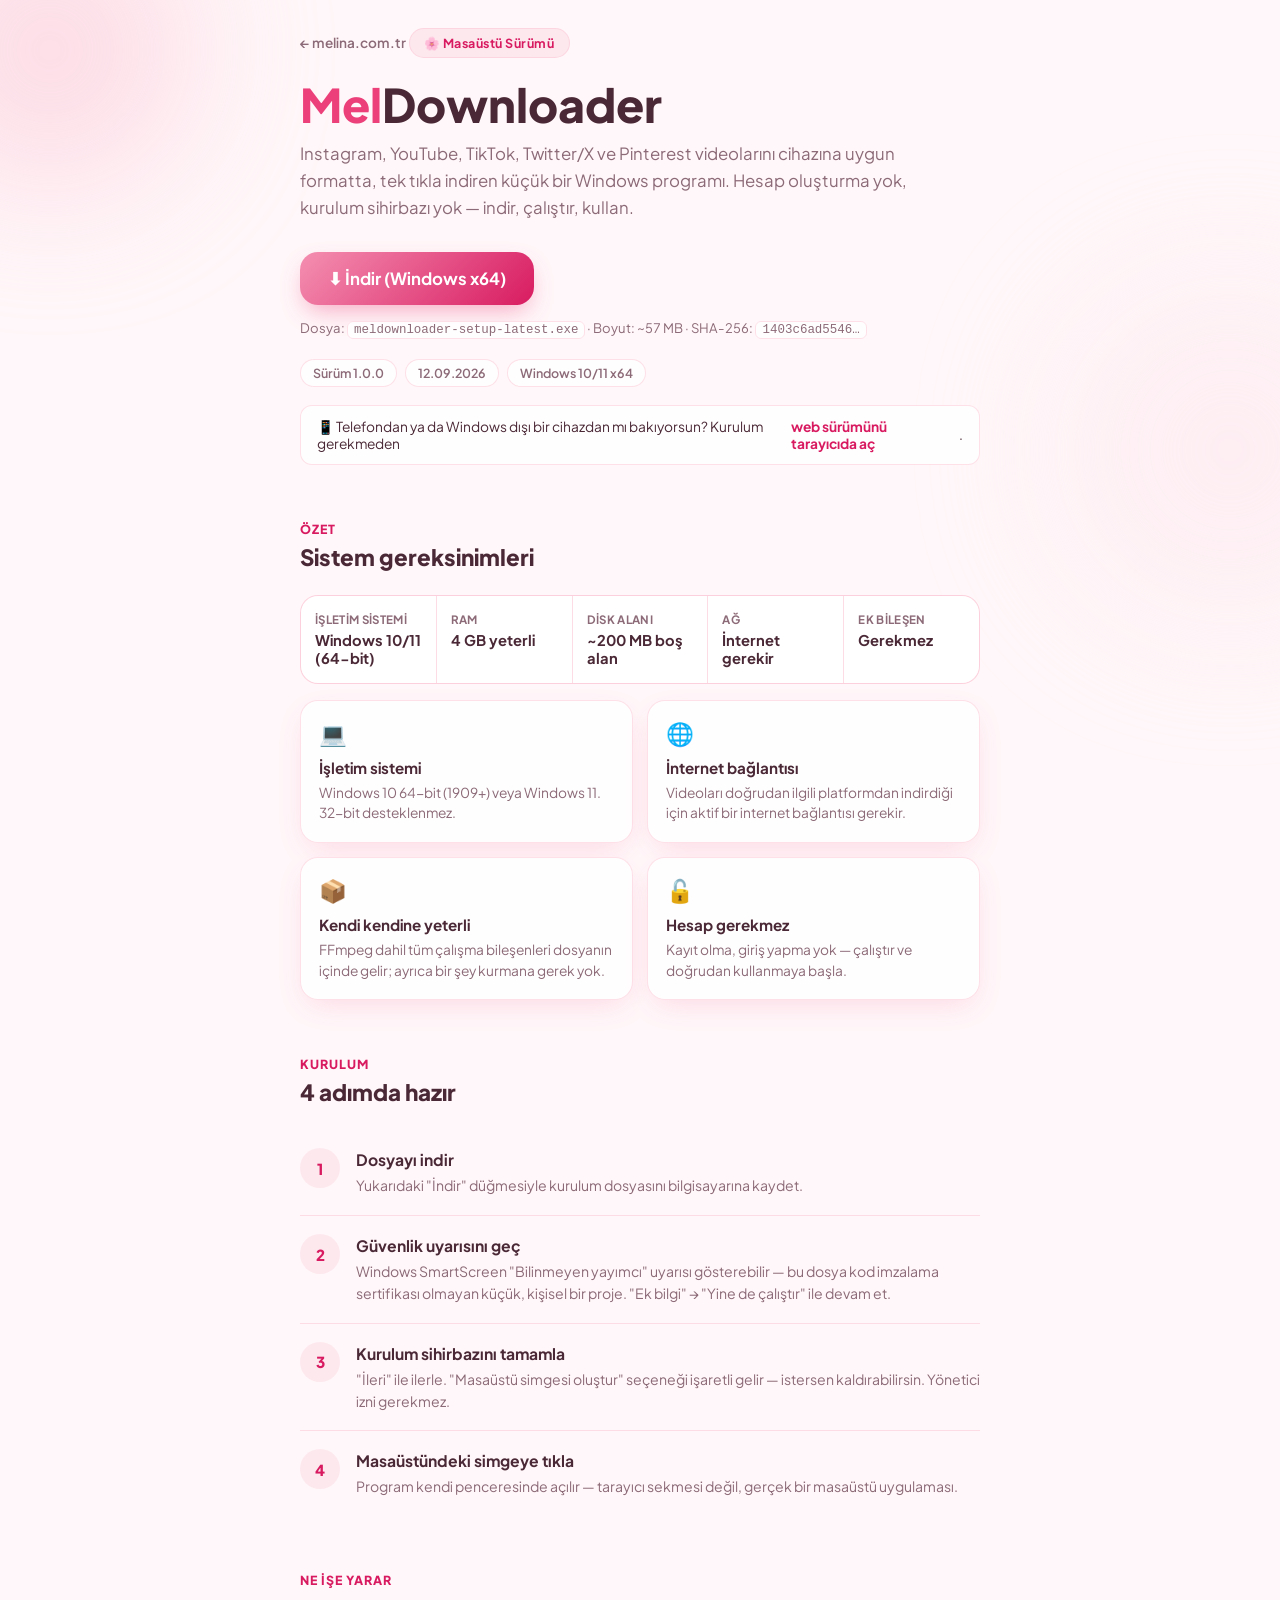
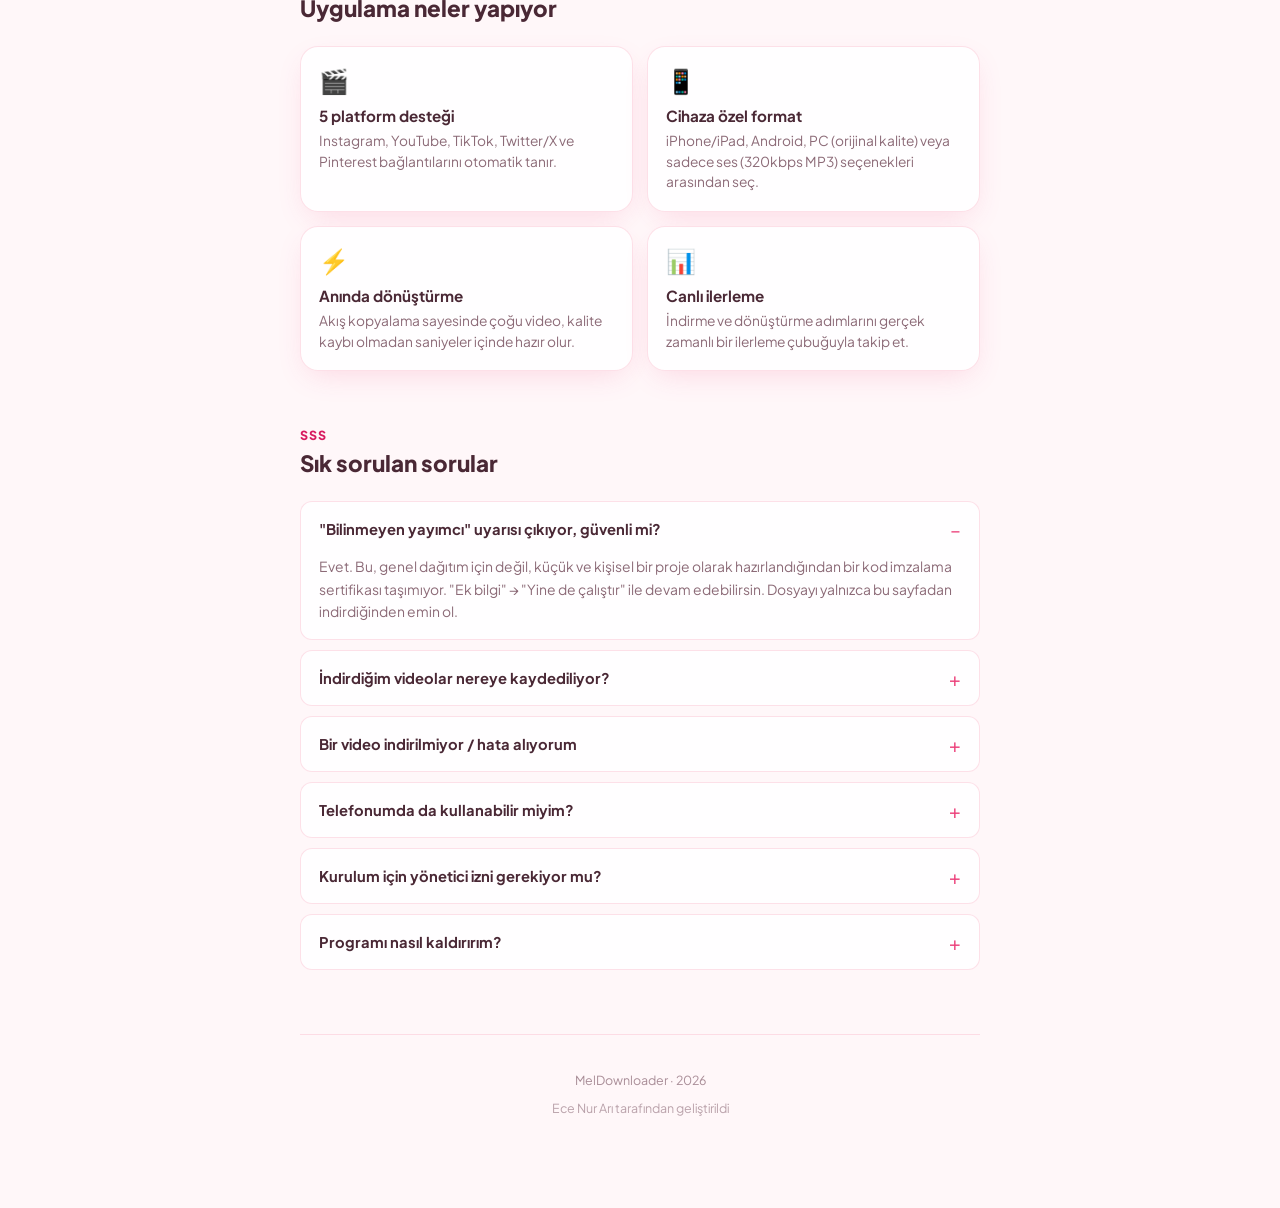
<file: meldownloader/index.html>
<!doctype html>
<html lang="tr">
<head>
<meta charset="UTF-8">
<title>MelDownloader — İndir</title>
<meta name="viewport" content="width=device-width, initial-scale=1.0">
<meta name="description" content="MelDownloader masaüstü uygulamasının Windows kurulum dosyasını indirin.">
<meta name="robots" content="noindex, nofollow">
<link rel="preconnect" href="https://fonts.googleapis.com">
<link rel="preconnect" href="https://fonts.gstatic.com" crossorigin>
<link href="https://fonts.googleapis.com/css2?family=Plus+Jakarta+Sans:wght@400;500;600;700;800&display=swap" rel="stylesheet">
<style>
  :root{
    --bg:#fff7f9; --surface:rgba(255,255,255,.88); --surface-solid:#ffffff;
    --border:rgba(251,199,214,.55); --ink:#4a2835; --ink-muted:#8c6a77;
    --accent:#ec407a; --accent-strong:#d81b60; --accent-soft:#fbc7d6; --accent-soft-bg:#fde8ee;
    --shadow: 0 10px 30px -8px rgba(236,64,122,.18);
    --radius-lg:24px; --radius-md:18px; --radius-sm:12px;
    --font: 'Plus Jakarta Sans', -apple-system, BlinkMacSystemFont, sans-serif;
  }
  @media (prefers-color-scheme: dark){
    :root:not([data-theme="light"]){
      --bg:#1f1418; --surface:rgba(255,255,255,.055); --surface-solid:#2a1c22;
      --border:rgba(251,199,214,.16); --ink:#fbe4ea; --ink-muted:#c9a3b1;
      --accent:#f993b7; --accent-strong:#ff6fa3; --accent-soft:rgba(251,199,214,.14); --accent-soft-bg:rgba(251,199,214,.08);
      --shadow: 0 10px 30px -8px rgba(0,0,0,.5);
    }
  }
  :root[data-theme="dark"]{
    --bg:#1f1418; --surface:rgba(255,255,255,.055); --surface-solid:#2a1c22;
    --border:rgba(251,199,214,.16); --ink:#fbe4ea; --ink-muted:#c9a3b1;
    --accent:#f993b7; --accent-strong:#ff6fa3; --accent-soft:rgba(251,199,214,.14); --accent-soft-bg:rgba(251,199,214,.08);
    --shadow: 0 10px 30px -8px rgba(0,0,0,.5);
  }

  *{box-sizing:border-box}
  body{
    margin:0; font-family:var(--font); background:var(--bg); color:var(--ink);
    -webkit-font-smoothing:antialiased; position:relative; overflow-x:hidden;
  }
  a{color:inherit}
  .orb{position:fixed; border-radius:50%; filter:blur(70px); z-index:0; pointer-events:none; opacity:.55}
  .orb-1{width:280px; height:280px; background:var(--accent-soft); top:-90px; left:-90px}
  .orb-2{width:340px; height:340px; background:var(--accent-soft-bg); top:280px; right:-120px}

  .wrap{max-width:720px; margin:0 auto; padding:28px 20px 80px; position:relative; z-index:1}

  .back{display:inline-flex; align-items:center; gap:6px; font-size:.85rem; font-weight:600;
    color:var(--ink-muted); text-decoration:none; margin-bottom:28px}
  .back:hover{color:var(--accent)}

  .eyebrow{display:inline-flex; align-items:center; gap:6px; font-size:.78rem; font-weight:700;
    letter-spacing:.04em; color:var(--accent-strong); background:var(--accent-soft-bg);
    border:1px solid var(--border); padding:6px 14px; border-radius:999px; margin-bottom:18px}

  h1{font-size:clamp(2.1rem, 6vw, 2.9rem); line-height:1.08; margin:0 0 12px; font-weight:800; text-wrap:balance}
  h1 .hl{color:var(--accent)}

  .lede{font-size:1.05rem; line-height:1.6; color:var(--ink-muted); max-width:52ch; margin:0 0 30px}

  .cta{
    display:inline-flex; align-items:center; gap:10px; background:linear-gradient(135deg,#f48fb1,var(--accent-strong));
    color:#fff; font-weight:700; font-size:1.05rem; text-decoration:none;
    padding:16px 28px; border-radius:var(--radius-md); box-shadow: 0 10px 24px -6px rgba(236,64,122,.45);
    transition:transform .2s ease, box-shadow .2s ease;
  }
  .cta:hover{transform:translateY(-2px); box-shadow:0 14px 28px -6px rgba(236,64,122,.55)}
  .cta:active{transform:translateY(0)}

  .filemeta{margin:14px 0 6px; font-size:.82rem; color:var(--ink-muted); font-variant-numeric:tabular-nums}
  .filemeta code{background:var(--surface); border:1px solid var(--border); padding:1px 6px; border-radius:6px; font-size:.78rem}

  .web-note{display:flex; align-items:center; gap:8px; margin-top:18px; padding:12px 16px;
    background:var(--surface); border:1px solid var(--border); border-radius:var(--radius-sm); font-size:.86rem}
  .web-note a{color:var(--accent-strong); font-weight:700; text-decoration:none}
  .web-note a:hover{text-decoration:underline}

  .badges{display:flex; flex-wrap:wrap; gap:8px; margin:22px 0 4px}
  .badge{font-size:.78rem; font-weight:600; color:var(--ink-muted); background:var(--surface);
    border:1px solid var(--border); padding:5px 12px; border-radius:999px}

  section{margin-top:56px}
  .section-label{font-size:.78rem; font-weight:800; letter-spacing:.08em; text-transform:uppercase;
    color:var(--accent-strong); margin:0 0 6px}
  .section-title{font-size:1.4rem; font-weight:800; margin:0 0 24px; text-wrap:balance}

  .req-grid{display:grid; grid-template-columns:repeat(auto-fit, minmax(130px,1fr)); gap:1px;
    background:var(--border); border:1px solid var(--border); border-radius:var(--radius-md); overflow:hidden}
  .req-cell{background:var(--surface-solid); padding:16px 14px}
  .req-cell .k{font-size:.72rem; font-weight:700; color:var(--ink-muted); text-transform:uppercase; letter-spacing:.03em; margin-bottom:4px}
  .req-cell .v{font-size:.92rem; font-weight:700}

  .req-cards{display:grid; grid-template-columns:repeat(auto-fit, minmax(240px,1fr)); gap:14px; margin-top:16px}
  .req-card{background:var(--surface); border:1px solid var(--border); border-radius:var(--radius-md);
    padding:18px; box-shadow:var(--shadow)}
  .req-card .ic{font-size:1.4rem; margin-bottom:10px; display:block}
  .req-card h3{font-size:.95rem; margin:0 0 6px}
  .req-card p{font-size:.86rem; line-height:1.5; color:var(--ink-muted); margin:0}

  .steps{list-style:none; margin:16px 0 0; padding:0; display:flex; flex-direction:column; gap:0}
  .step{display:grid; grid-template-columns:40px 1fr; gap:16px; padding:18px 0; border-top:1px solid var(--border)}
  .step:first-child{border-top:none}
  .step-num{width:40px; height:40px; border-radius:50%; background:var(--accent-soft-bg); color:var(--accent-strong);
    display:flex; align-items:center; justify-content:center; font-weight:800; font-size:.95rem}
  .step h3{margin:2px 0 6px; font-size:.98rem}
  .step p{margin:0; font-size:.88rem; line-height:1.55; color:var(--ink-muted)}

  .feat-grid{display:grid; grid-template-columns:repeat(auto-fit, minmax(220px,1fr)); gap:14px; margin-top:16px}
  .feat{background:var(--surface); border:1px solid var(--border); border-radius:var(--radius-md); padding:18px; box-shadow:var(--shadow)}
  .feat .ic{font-size:1.5rem; display:block; margin-bottom:10px}
  .feat h3{margin:0 0 6px; font-size:.95rem}
  .feat p{margin:0; font-size:.86rem; line-height:1.5; color:var(--ink-muted)}

  details{background:var(--surface); border:1px solid var(--border); border-radius:var(--radius-sm); margin-bottom:10px; overflow:hidden}
  summary{padding:15px 18px; font-weight:700; font-size:.92rem; cursor:pointer; list-style:none; display:flex; justify-content:space-between; align-items:center; gap:12px}
  summary::-webkit-details-marker{display:none}
  summary::after{content:"+"; font-size:1.2rem; color:var(--accent); font-weight:400; flex-shrink:0}
  details[open] summary::after{content:"–"}
  details p{margin:0; padding:0 18px 16px; font-size:.87rem; line-height:1.6; color:var(--ink-muted)}

  footer{margin-top:64px; padding-top:24px; border-top:1px solid var(--border); text-align:center}
  .copyright{font-size:.78rem; color:var(--ink-muted); opacity:.75}
  .credit{font-size:.78rem; color:var(--ink-muted); opacity:.6; margin-top:4px}

  @media (max-width:480px){
    .req-grid{grid-template-columns:repeat(2,1fr)}
  }
</style>
</head>
<body>
  <div class="orb orb-1"></div>
  <div class="orb orb-2"></div>

  <div class="wrap">
    <a class="back" href="/">← melina.com.tr</a>

    <span class="eyebrow">🌸 Masaüstü Sürümü</span>
    <h1><span class="hl">Mel</span>Downloader</h1>
    <p class="lede">Instagram, YouTube, TikTok, Twitter/X ve Pinterest videolarını cihazına uygun formatta, tek tıkla indiren küçük bir Windows programı. Hesap oluşturma yok, kurulum sihirbazı yok — indir, çalıştır, kullan.</p>

    <a class="cta" id="download-btn" href="downloads/meldownloader-setup-latest.exe" download>
      ⬇ İndir (Windows x64)
    </a>
    <div class="filemeta">
      Dosya: <code id="file-name">meldownloader-setup-latest.exe</code> ·
      Boyut: <span id="file-size">~52 MB</span> ·
      SHA-256: <code id="file-hash">bkz. CHANGELOG.txt</code>
    </div>

    <div class="badges">
      <span class="badge" id="badge-version">Sürüm 1.0.0</span>
      <span class="badge" id="badge-date">12.09.2026</span>
      <span class="badge">Windows 10/11 x64</span>
    </div>

    <div class="web-note">
      📱 Telefondan ya da Windows dışı bir cihazdan mı bakıyorsun? Kurulum gerekmeden
      <a href="https://video-downloader-1-hcjr.onrender.com" target="_blank" rel="noopener">web sürümünü tarayıcıda aç</a>.
    </div>

    <section id="gereksinimler">
      <p class="section-label">Özet</p>
      <h2 class="section-title">Sistem gereksinimleri</h2>
      <div class="req-grid">
        <div class="req-cell"><div class="k">İşletim Sistemi</div><div class="v">Windows 10/11 (64-bit)</div></div>
        <div class="req-cell"><div class="k">RAM</div><div class="v">4 GB yeterli</div></div>
        <div class="req-cell"><div class="k">Disk Alanı</div><div class="v">~200 MB boş alan</div></div>
        <div class="req-cell"><div class="k">Ağ</div><div class="v">İnternet gerekir</div></div>
        <div class="req-cell"><div class="k">Ek Bileşen</div><div class="v">Gerekmez</div></div>
      </div>

      <div class="req-cards">
        <div class="req-card">
          <span class="ic">💻</span>
          <h3>İşletim sistemi</h3>
          <p>Windows 10 64-bit (1909+) veya Windows 11. 32-bit desteklenmez.</p>
        </div>
        <div class="req-card">
          <span class="ic">🌐</span>
          <h3>İnternet bağlantısı</h3>
          <p>Videoları doğrudan ilgili platformdan indirdiği için aktif bir internet bağlantısı gerekir.</p>
        </div>
        <div class="req-card">
          <span class="ic">📦</span>
          <h3>Kendi kendine yeterli</h3>
          <p>FFmpeg dahil tüm çalışma bileşenleri dosyanın içinde gelir; ayrıca bir şey kurmana gerek yok.</p>
        </div>
        <div class="req-card">
          <span class="ic">🔓</span>
          <h3>Hesap gerekmez</h3>
          <p>Kayıt olma, giriş yapma yok — çalıştır ve doğrudan kullanmaya başla.</p>
        </div>
      </div>
    </section>

    <section id="kurulum">
      <p class="section-label">Kurulum</p>
      <h2 class="section-title">4 adımda hazır</h2>
      <ol class="steps">
        <li class="step">
          <span class="step-num">1</span>
          <div><h3>Dosyayı indir</h3><p>Yukarıdaki "İndir" düğmesiyle kurulum dosyasını bilgisayarına kaydet.</p></div>
        </li>
        <li class="step">
          <span class="step-num">2</span>
          <div><h3>Güvenlik uyarısını geç</h3><p>Windows SmartScreen "Bilinmeyen yayımcı" uyarısı gösterebilir — bu dosya kod imzalama sertifikası olmayan küçük, kişisel bir proje. "Ek bilgi" → "Yine de çalıştır" ile devam et.</p></div>
        </li>
        <li class="step">
          <span class="step-num">3</span>
          <div><h3>Kurulum sihirbazını tamamla</h3><p>"İleri" ile ilerle. "Masaüstü simgesi oluştur" seçeneği işaretli gelir — istersen kaldırabilirsin. Yönetici izni gerekmez.</p></div>
        </li>
        <li class="step">
          <span class="step-num">4</span>
          <div><h3>Masaüstündeki simgeye tıkla</h3><p>Program kendi penceresinde açılır — tarayıcı sekmesi değil, gerçek bir masaüstü uygulaması.</p></div>
        </li>
      </ol>
    </section>

    <section id="ozellikler">
      <p class="section-label">Ne İşe Yarar</p>
      <h2 class="section-title">Uygulama neler yapıyor</h2>
      <div class="feat-grid">
        <div class="feat"><span class="ic">🎬</span><h3>5 platform desteği</h3><p>Instagram, YouTube, TikTok, Twitter/X ve Pinterest bağlantılarını otomatik tanır.</p></div>
        <div class="feat"><span class="ic">📱</span><h3>Cihaza özel format</h3><p>iPhone/iPad, Android, PC (orijinal kalite) veya sadece ses (320kbps MP3) seçenekleri arasından seç.</p></div>
        <div class="feat"><span class="ic">⚡</span><h3>Anında dönüştürme</h3><p>Akış kopyalama sayesinde çoğu video, kalite kaybı olmadan saniyeler içinde hazır olur.</p></div>
        <div class="feat"><span class="ic">📊</span><h3>Canlı ilerleme</h3><p>İndirme ve dönüştürme adımlarını gerçek zamanlı bir ilerleme çubuğuyla takip et.</p></div>
      </div>
    </section>

    <section id="sss">
      <p class="section-label">SSS</p>
      <h2 class="section-title">Sık sorulan sorular</h2>

      <details open>
        <summary>"Bilinmeyen yayımcı" uyarısı çıkıyor, güvenli mi?</summary>
        <p>Evet. Bu, genel dağıtım için değil, küçük ve kişisel bir proje olarak hazırlandığından bir kod imzalama sertifikası taşımıyor. "Ek bilgi" → "Yine de çalıştır" ile devam edebilirsin. Dosyayı yalnızca bu sayfadan indirdiğinden emin ol.</p>
      </details>
      <details>
        <summary>İndirdiğim videolar nereye kaydediliyor?</summary>
        <p>Programın bulunduğu klasörün içinde otomatik oluşan <code>downloads</code> adlı alt klasöre. Programı kapatsan da bu dosyalar orada kalır.</p>
      </details>
      <details>
        <summary>Bir video indirilmiyor / hata alıyorum</summary>
        <p>Bağlantının desteklenen platformlardan (Instagram, YouTube, TikTok, Twitter/X, Pinterest) olduğundan ve internete bağlı olduğundan emin ol. Bazı gizli, yaş kısıtlamalı veya kaldırılmış içerikler indirilemeyebilir.</p>
      </details>
      <details>
        <summary>Telefonumda da kullanabilir miyim?</summary>
        <p>Bu <code>.exe</code> dosyası yalnızca Windows bilgisayarlar için hazırlandı. Telefonda veya başka bir cihazda kullanmak için <a href="https://video-downloader-1-hcjr.onrender.com" target="_blank" rel="noopener">web sürümünü</a> açman yeterli — kurulum gerekmez.</p>
      </details>
      <details>
        <summary>Kurulum için yönetici izni gerekiyor mu?</summary>
        <p>Hayır, kurulum kullanıcı hesabı altına yapılır.</p>
      </details>
      <details>
        <summary>Programı nasıl kaldırırım?</summary>
        <p>Windows Ayarlar → Uygulamalar'dan "MelDownloader"ı bulup kaldırabilirsin; bu, masaüstü simgesini ve tüm kurulum dosyalarını da temizler (indirdiğin videolar etkilenmez, onlar programın "downloads" klasöründe kalır).</p>
      </details>
    </section>

    <footer>
      <p class="copyright">MelDownloader · <span id="year">2026</span></p>
      <p class="credit">Ece Nur Arı tarafından geliştirildi</p>
    </footer>
  </div>

<script>
  // Yeni sürümde sadece bu nesneyi güncellemek yeterli (bkz. downloads/CHANGELOG.txt).
  const RELEASE = {
    version: "1.0.0",
    dateLabel: "12.09.2026",
    fileName: "meldownloader-setup-latest.exe",
    fileSize: "~57 MB",
    sha256: "1403c6ad5546d962b80355bf97f04d8891f6f42b38b5a09c58fdb3c79bad8073",
    downloadPath: "downloads/meldownloader-setup-latest.exe"
  };

  document.getElementById("badge-version").textContent = `Sürüm ${RELEASE.version}`;
  document.getElementById("badge-date").textContent = RELEASE.dateLabel;
  document.getElementById("download-btn").href = RELEASE.downloadPath;
  document.getElementById("file-name").textContent = RELEASE.fileName;
  document.getElementById("file-size").textContent = RELEASE.fileSize;
  const hashEl = document.getElementById("file-hash");
  hashEl.textContent = RELEASE.sha256.slice(0, 12) + "…";
  hashEl.title = RELEASE.sha256;
  document.getElementById("year").textContent = new Date().getFullYear();
</script>
</body>
</html>
</file>
